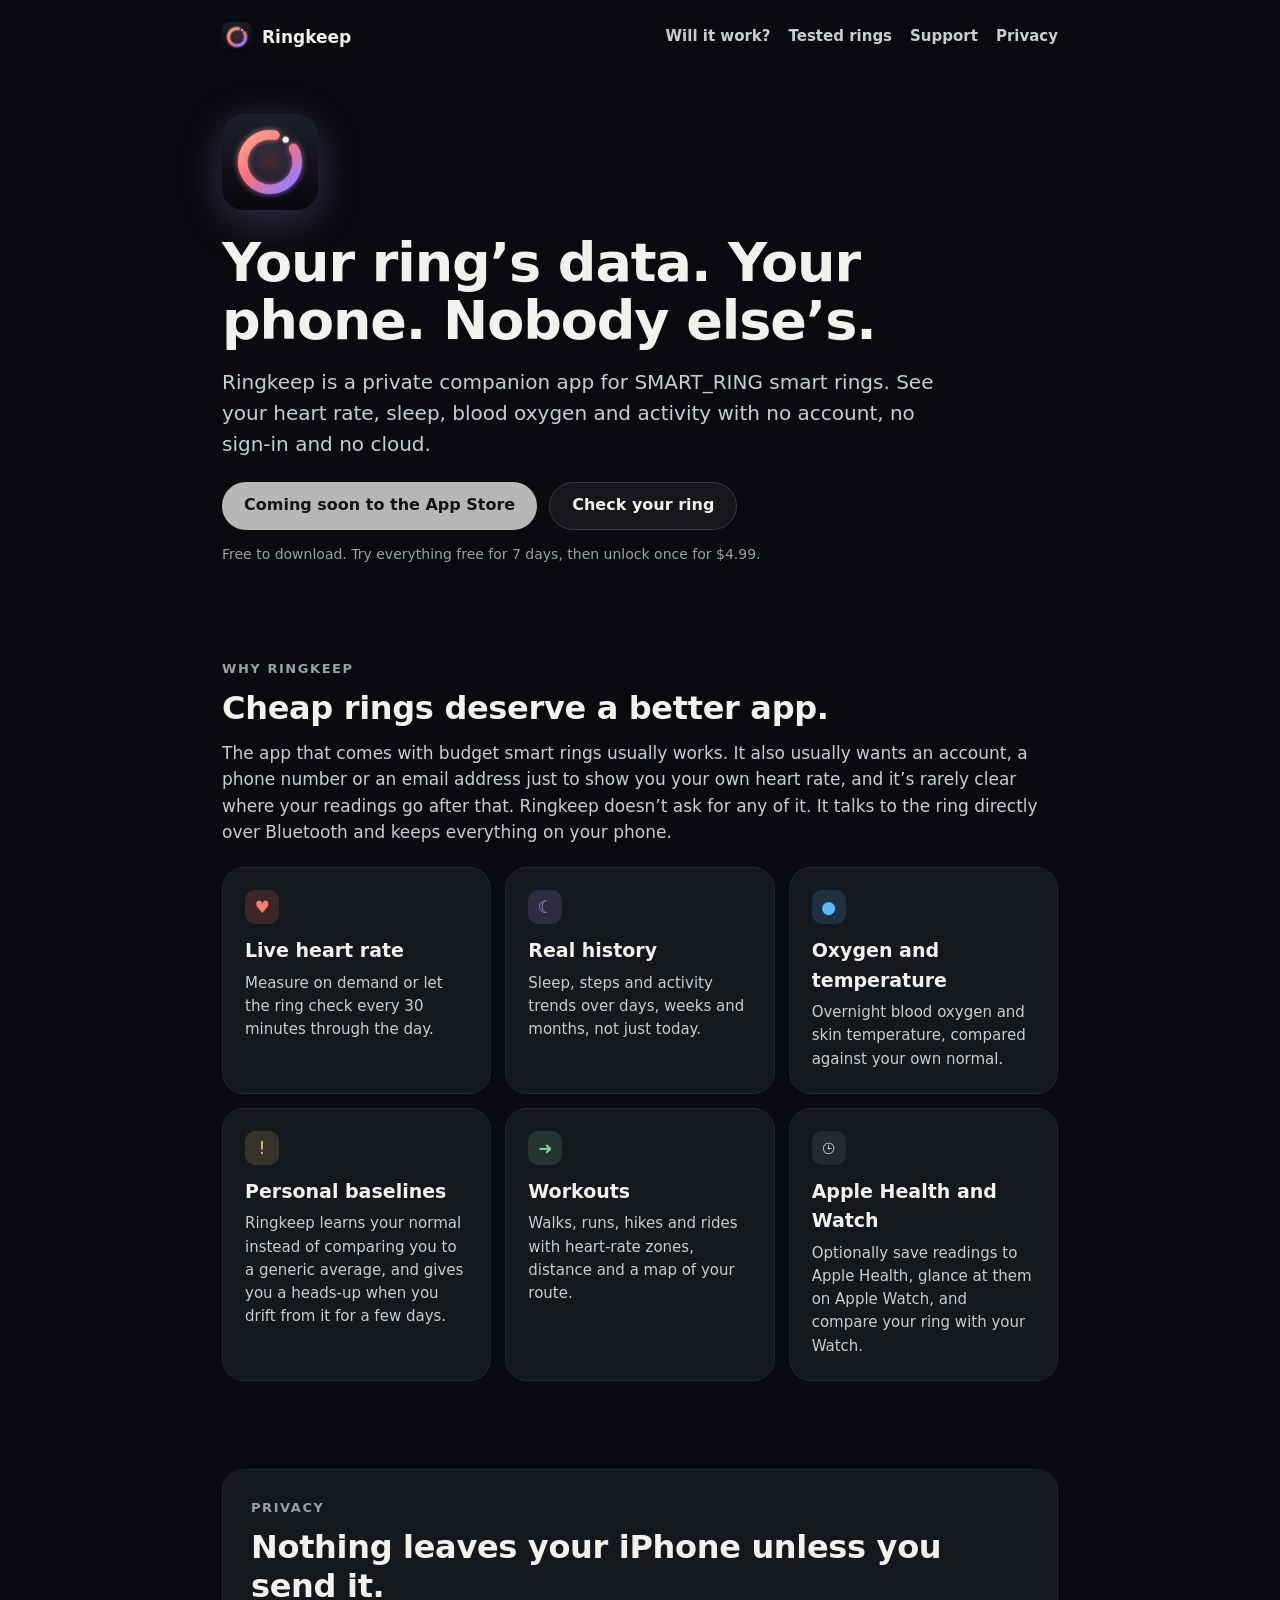
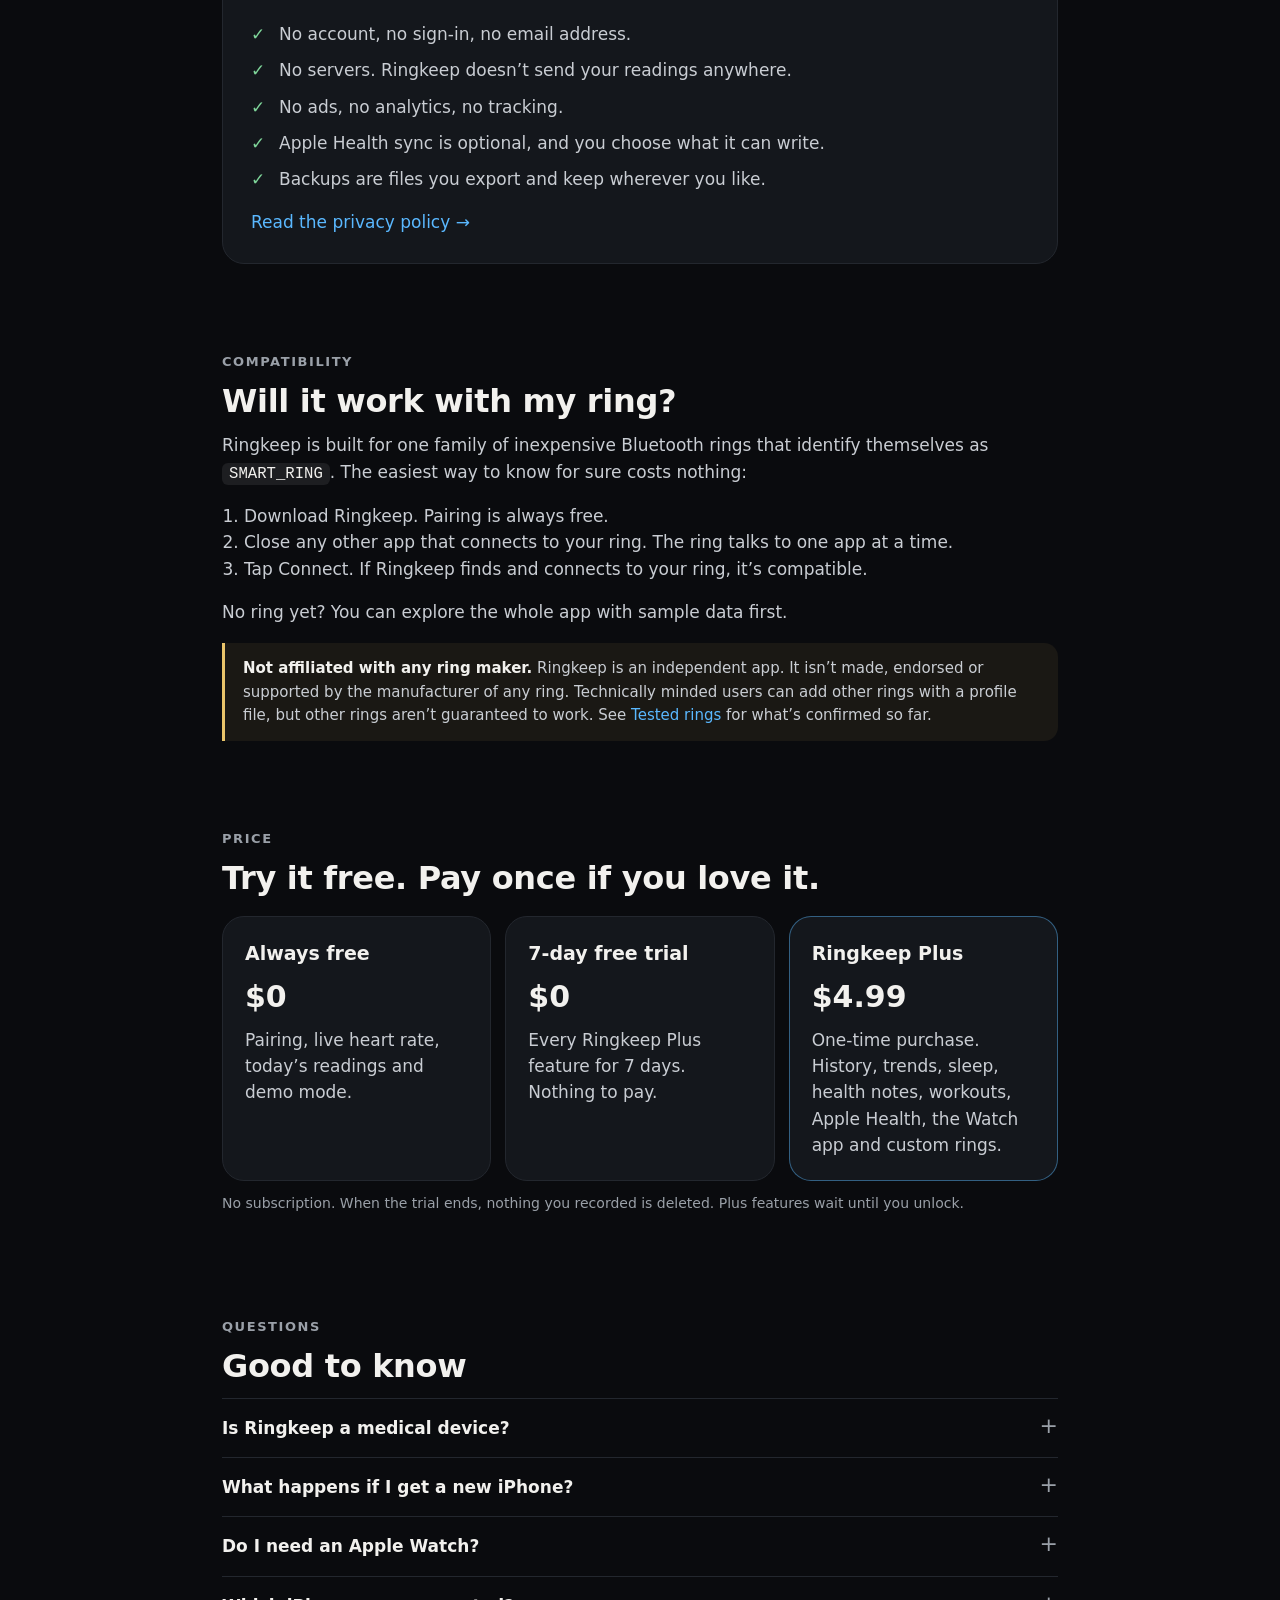
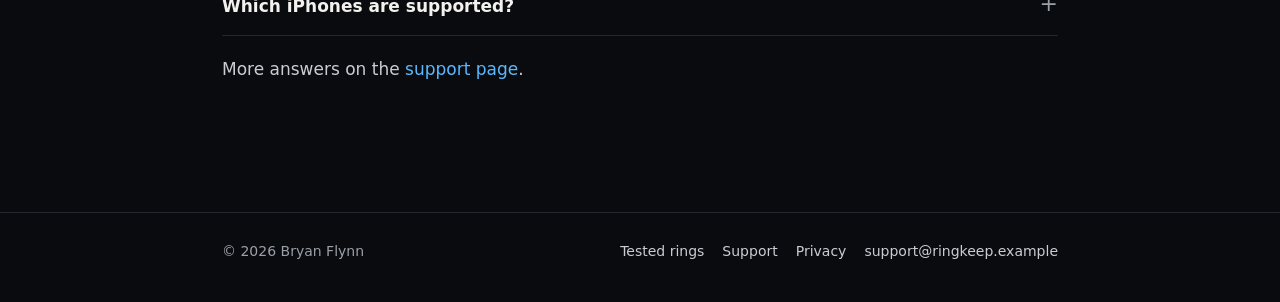
<file: index.html>
<!DOCTYPE html>
<html lang="en">
<head>
  <meta charset="utf-8">
  <meta name="viewport" content="width=device-width, initial-scale=1">
  <title>Ringkeep · Private smart ring app for iPhone</title>
  <meta name="description" content="A private iPhone app for SMART_RING smart rings. Heart rate, sleep, oxygen and activity, kept on your iPhone. No account, no cloud.">
  <link rel="icon" href="assets/favicon.png">
  <link rel="stylesheet" href="assets/style.css">
</head>
<body>
  <header class="site-header">
    <div class="wrap">
      <a class="brand" href="index.html"><img src="assets/ringkeep-icon.png" alt="">Ringkeep</a>
      <nav class="nav">
        <a href="#compatibility">Will it work?</a>
        <a href="tested-rings/index.html">Tested rings</a>
        <a href="support/index.html">Support</a>
        <a href="privacy/index.html">Privacy</a>
      </nav>
    </div>
  </header>

  <main class="wrap">
    <section class="hero">
      <img class="hero-icon" src="assets/ringkeep-icon.png" alt="Ringkeep app icon">
      <h1>Your ring’s data. Your phone. Nobody else’s.</h1>
      <p class="lede">Ringkeep is a private companion app for SMART_RING smart rings. See your heart rate, sleep, blood oxygen and activity with no account, no sign-in and no cloud.</p>
      <div class="actions">
        <a class="btn btn-primary" aria-disabled="true">Coming soon to the App Store</a>
        <a class="btn btn-secondary" href="#compatibility">Check your ring</a>
      </div>
      <p class="small" style="margin-top:14px">Free to download. Try everything free for 7 days, then unlock once for $4.99.</p>
    </section>

    <section>
      <p class="eyebrow">Why Ringkeep</p>
      <h2>Cheap rings deserve a better app.</h2>
      <p>The app that comes with budget smart rings usually works. It also usually wants an account, a phone number or an email address just to show you your own heart rate, and it’s rarely clear where your readings go after that. Ringkeep doesn’t ask for any of it. It talks to the ring directly over Bluetooth and keeps everything on your phone.</p>
      <div class="grid" style="margin-top:22px">
        <div class="card feature">
          <div class="dot" style="background:rgba(255,122,110,.16);color:var(--heart)">♥</div>
          <h3>Live heart rate</h3>
          <p>Measure on demand or let the ring check every 30 minutes through the day.</p>
        </div>
        <div class="card feature">
          <div class="dot" style="background:rgba(180,156,255,.16);color:var(--sleep)">☾</div>
          <h3>Real history</h3>
          <p>Sleep, steps and activity trends over days, weeks and months, not just today.</p>
        </div>
        <div class="card feature">
          <div class="dot" style="background:rgba(90,184,255,.16);color:var(--oxygen)">●</div>
          <h3>Oxygen and temperature</h3>
          <p>Overnight blood oxygen and skin temperature, compared against your own normal.</p>
        </div>
        <div class="card feature">
          <div class="dot" style="background:rgba(233,196,106,.16);color:var(--awake)">!</div>
          <h3>Personal baselines</h3>
          <p>Ringkeep learns your normal instead of comparing you to a generic average, and gives you a heads-up when you drift from it for a few days.</p>
        </div>
        <div class="card feature">
          <div class="dot" style="background:rgba(127,214,154,.16);color:var(--steps)">➜</div>
          <h3>Workouts</h3>
          <p>Walks, runs, hikes and rides with heart-rate zones, distance and a map of your route.</p>
        </div>
        <div class="card feature">
          <div class="dot" style="background:rgba(255,255,255,.08);color:var(--text)">⌚︎</div>
          <h3>Apple Health and Watch</h3>
          <p>Optionally save readings to Apple Health, glance at them on Apple Watch, and compare your ring with your Watch.</p>
        </div>
      </div>
    </section>

    <section>
      <div class="card" style="padding:28px">
        <p class="eyebrow">Privacy</p>
        <h2>Nothing leaves your iPhone unless you send it.</h2>
        <ul class="list" style="margin-top:16px">
          <li>No account, no sign-in, no email address.</li>
          <li>No servers. Ringkeep doesn’t send your readings anywhere.</li>
          <li>No ads, no analytics, no tracking.</li>
          <li>Apple Health sync is optional, and you choose what it can write.</li>
          <li>Backups are files you export and keep wherever you like.</li>
        </ul>
        <p style="margin:16px 0 0"><a href="privacy/index.html">Read the privacy policy →</a></p>
      </div>
    </section>

    <section id="compatibility">
      <p class="eyebrow">Compatibility</p>
      <h2>Will it work with my ring?</h2>
      <p>Ringkeep is built for one family of inexpensive Bluetooth rings that identify themselves as <code>SMART_RING</code>. The easiest way to know for sure costs nothing:</p>
      <ol style="color:var(--text2);padding-left:22px">
        <li>Download Ringkeep. Pairing is always free.</li>
        <li>Close any other app that connects to your ring. The ring talks to one app at a time.</li>
        <li>Tap Connect. If Ringkeep finds and connects to your ring, it’s compatible.</li>
      </ol>
      <p>No ring yet? You can explore the whole app with sample data first.</p>
      <div class="note" style="margin-top:18px">
        <strong>Not affiliated with any ring maker.</strong> Ringkeep is an independent app. It isn’t made, endorsed or supported by the manufacturer of any ring. Technically minded users can add other rings with a profile file, but other rings aren’t guaranteed to work. See <a href="tested-rings/index.html">Tested rings</a> for what’s confirmed so far.
      </div>
    </section>

    <section>
      <p class="eyebrow">Price</p>
      <h2>Try it free. Pay once if you love it.</h2>
      <div class="price" style="margin-top:18px">
        <div class="card">
          <h3>Always free</h3>
          <div class="amount">$0</div>
          <p style="margin:0">Pairing, live heart rate, today’s readings and demo mode.</p>
        </div>
        <div class="card">
          <h3>7-day free trial</h3>
          <div class="amount">$0</div>
          <p style="margin:0">Every Ringkeep Plus feature for 7 days. Nothing to pay.</p>
        </div>
        <div class="card" style="border-color:rgba(90,184,255,.45)">
          <h3>Ringkeep Plus</h3>
          <div class="amount">$4.99</div>
          <p style="margin:0">One-time purchase. History, trends, sleep, health notes, workouts, Apple Health, the Watch app and custom rings.</p>
        </div>
      </div>
      <p class="small" style="margin-top:12px">No subscription. When the trial ends, nothing you recorded is deleted. Plus features wait until you unlock.</p>
    </section>

    <section>
      <p class="eyebrow">Questions</p>
      <h2>Good to know</h2>
      <details>
        <summary>Is Ringkeep a medical device?</summary>
        <p>No. Ringkeep shows readings from your ring’s sensors, which aren’t medical-grade and can be off if the ring is loose. Health notes point out changes from your own normal. They aren’t a diagnosis. Check with a doctor before making any medical decision.</p>
      </details>
      <details>
        <summary>What happens if I get a new iPhone?</summary>
        <p>Export a backup from the Ring tab and save it in Files. On your new iPhone, choose Restore from file. Restoring merges, so nothing already on the phone is lost.</p>
      </details>
      <details>
        <summary>Do I need an Apple Watch?</summary>
        <p>No. The Watch app is a bonus if you have one. Everything works on iPhone alone.</p>
      </details>
      <details>
        <summary>Which iPhones are supported?</summary>
        <p>Any iPhone running iOS 17 or later.</p>
      </details>
      <p style="margin-top:20px">More answers on the <a href="support/index.html">support page</a>.</p>
    </section>
  </main>

  <footer class="site-footer">
    <div class="wrap">
      <span>© <span data-year>2026</span> Bryan Flynn</span>
      <nav>
        <a href="tested-rings/index.html">Tested rings</a>
        <a href="support/index.html">Support</a>
        <a href="privacy/index.html">Privacy</a>
        <a href="" data-email data-subject="Ringkeep"></a>
      </nav>
    </div>
  </footer>
  <script src="assets/site.js"></script>
</body>
</html>
</file>
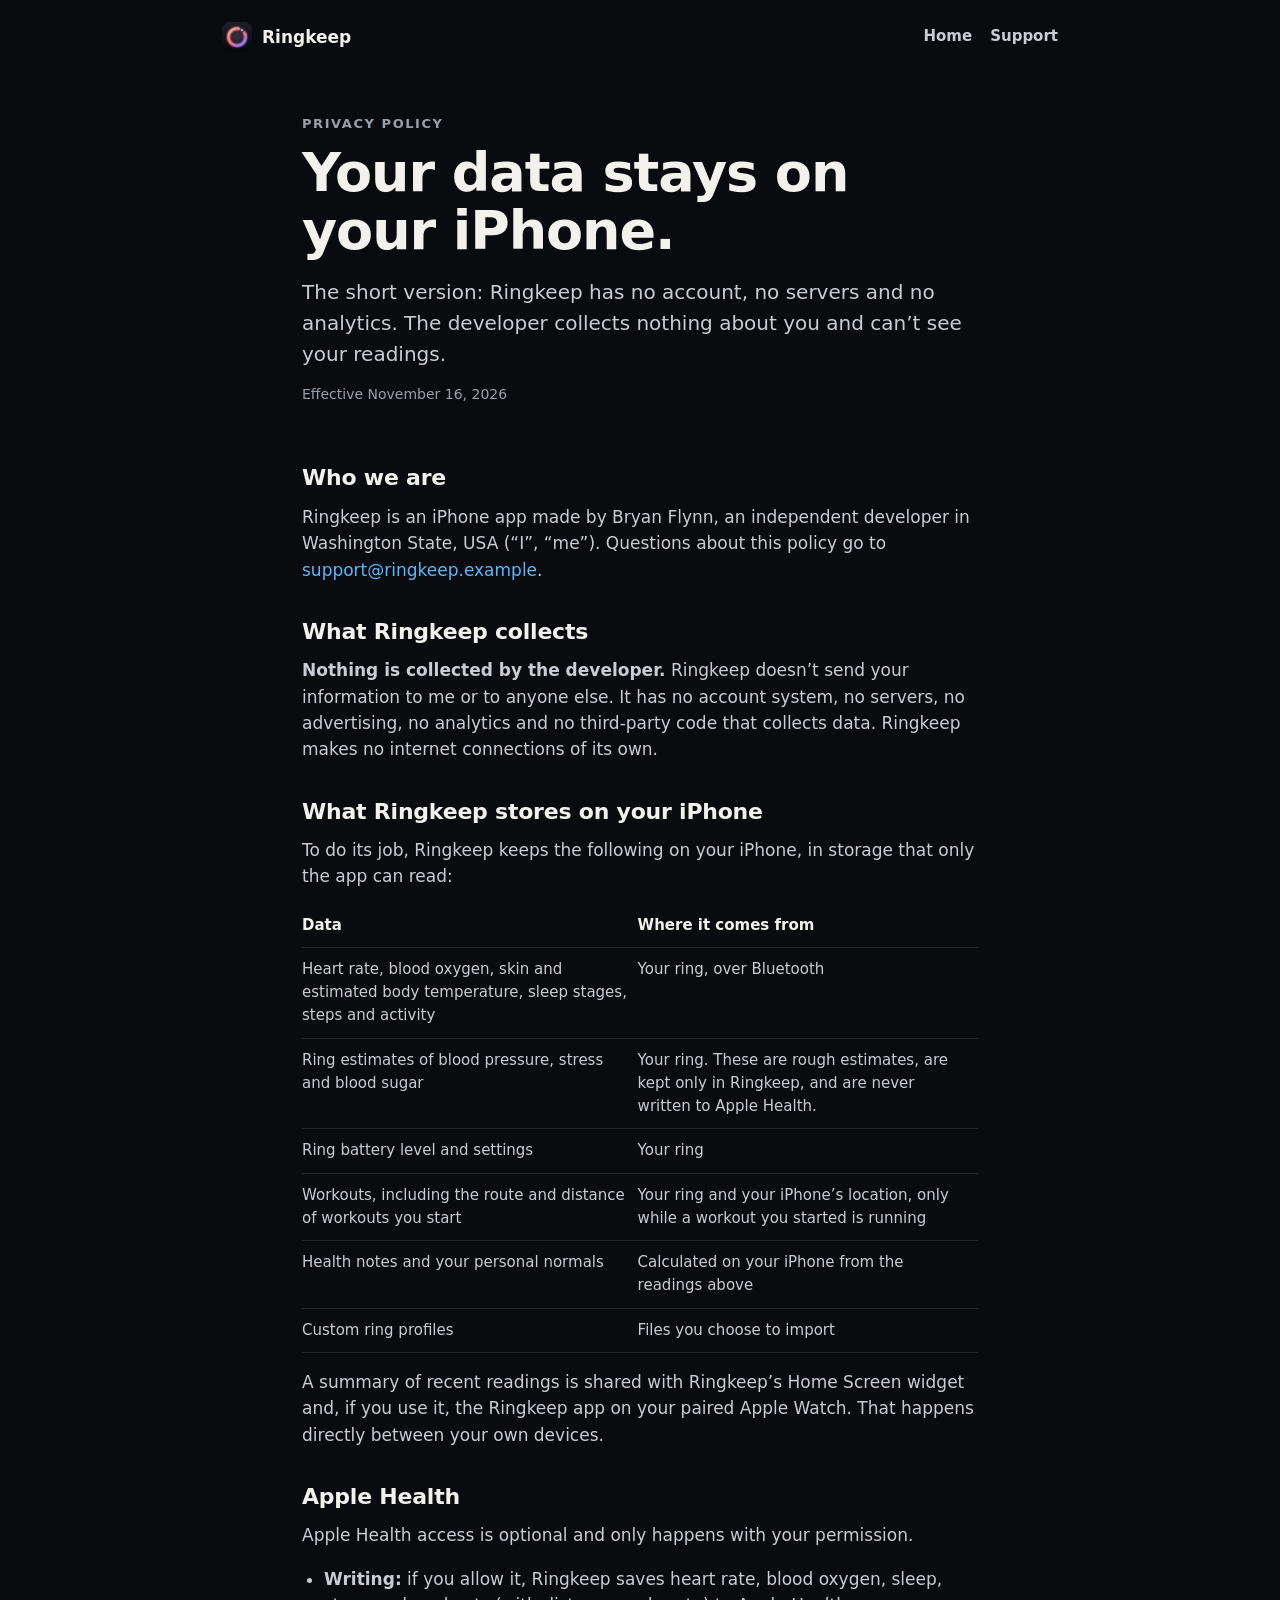
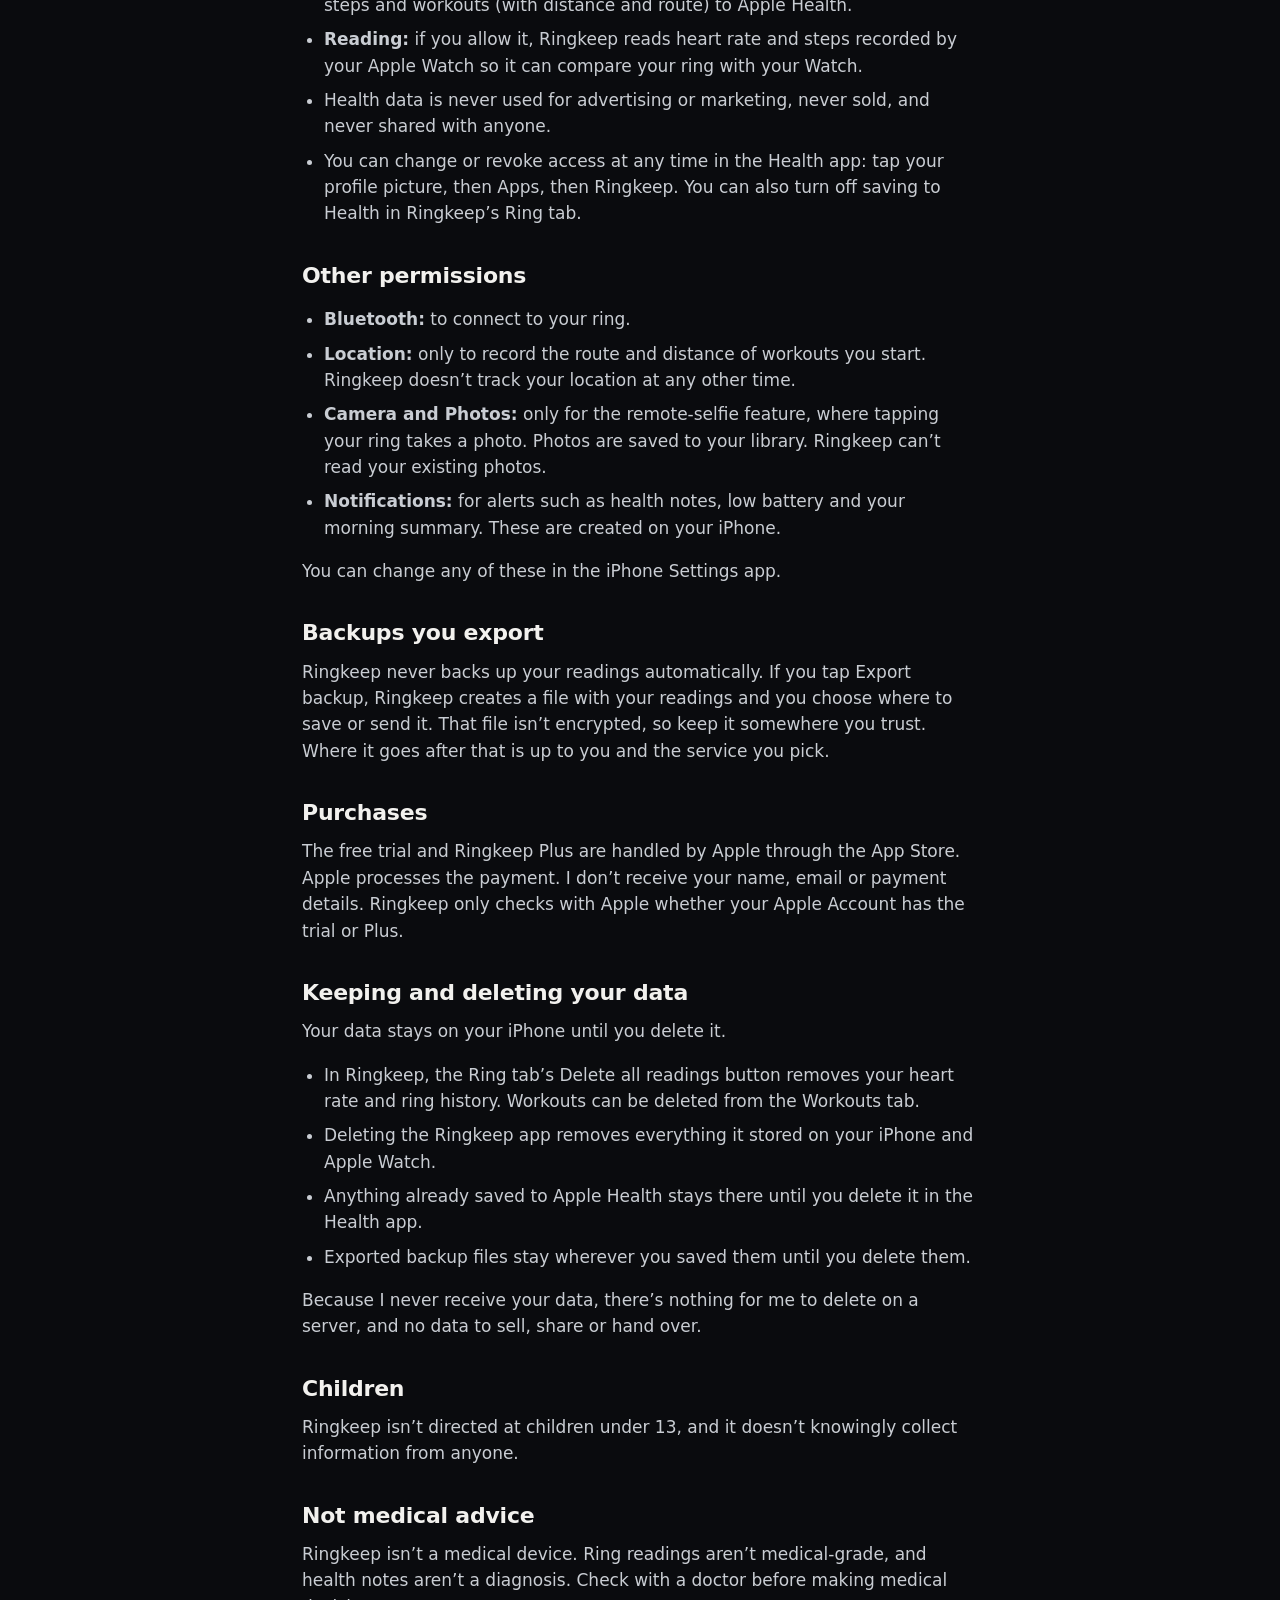
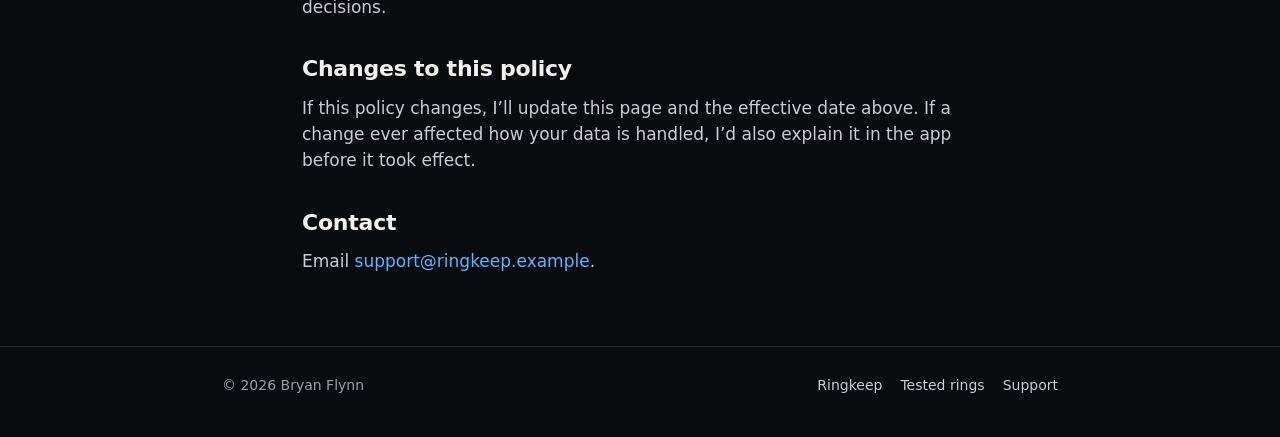
<file: privacy/index.html>
<!DOCTYPE html>
<html lang="en">
<head>
  <meta charset="utf-8">
  <meta name="viewport" content="width=device-width, initial-scale=1">
  <title>Ringkeep Privacy Policy</title>
  <meta name="description" content="Ringkeep collects no personal data. Your ring readings stay on your iPhone.">
  <link rel="icon" href="../assets/favicon.png">
  <link rel="stylesheet" href="../assets/style.css">
</head>
<body>
  <header class="site-header">
    <div class="wrap">
      <a class="brand" href="../index.html"><img src="../assets/ringkeep-icon.png" alt="">Ringkeep</a>
      <nav class="nav">
        <a href="../index.html">Home</a>
        <a href="../support/index.html">Support</a>
      </nav>
    </div>
  </header>

  <main class="wrap narrow legal">
    <section class="hero" style="padding-bottom:10px">
      <p class="eyebrow">Privacy policy</p>
      <h1>Your data stays on your iPhone.</h1>
      <p class="lede">The short version: Ringkeep has no account, no servers and no analytics. The developer collects nothing about you and can’t see your readings.</p>
      <p class="small">Effective November 16, 2026</p>
    </section>

    <h2>Who we are</h2>
    <p>Ringkeep is an iPhone app made by Bryan Flynn, an independent developer in Washington State, USA (“I”, “me”). Questions about this policy go to <a href="" data-email data-subject="Ringkeep privacy"></a>.</p>

    <h2>What Ringkeep collects</h2>
    <p><strong>Nothing is collected by the developer.</strong> Ringkeep doesn’t send your information to me or to anyone else. It has no account system, no servers, no advertising, no analytics and no third-party code that collects data. Ringkeep makes no internet connections of its own.</p>

    <h2>What Ringkeep stores on your iPhone</h2>
    <p>To do its job, Ringkeep keeps the following on your iPhone, in storage that only the app can read:</p>
    <table>
      <tr><th>Data</th><th>Where it comes from</th></tr>
      <tr><td>Heart rate, blood oxygen, skin and estimated body temperature, sleep stages, steps and activity</td><td>Your ring, over Bluetooth</td></tr>
      <tr><td>Ring estimates of blood pressure, stress and blood sugar</td><td>Your ring. These are rough estimates, are kept only in Ringkeep, and are never written to Apple Health.</td></tr>
      <tr><td>Ring battery level and settings</td><td>Your ring</td></tr>
      <tr><td>Workouts, including the route and distance of workouts you start</td><td>Your ring and your iPhone’s location, only while a workout you started is running</td></tr>
      <tr><td>Health notes and your personal normals</td><td>Calculated on your iPhone from the readings above</td></tr>
      <tr><td>Custom ring profiles</td><td>Files you choose to import</td></tr>
    </table>
    <p>A summary of recent readings is shared with Ringkeep’s Home Screen widget and, if you use it, the Ringkeep app on your paired Apple Watch. That happens directly between your own devices.</p>

    <h2>Apple Health</h2>
    <p>Apple Health access is optional and only happens with your permission.</p>
    <ul>
      <li><strong>Writing:</strong> if you allow it, Ringkeep saves heart rate, blood oxygen, sleep, steps and workouts (with distance and route) to Apple Health.</li>
      <li><strong>Reading:</strong> if you allow it, Ringkeep reads heart rate and steps recorded by your Apple Watch so it can compare your ring with your Watch.</li>
      <li>Health data is never used for advertising or marketing, never sold, and never shared with anyone.</li>
      <li>You can change or revoke access at any time in the Health app: tap your profile picture, then Apps, then Ringkeep. You can also turn off saving to Health in Ringkeep’s Ring tab.</li>
    </ul>

    <h2>Other permissions</h2>
    <ul>
      <li><strong>Bluetooth:</strong> to connect to your ring.</li>
      <li><strong>Location:</strong> only to record the route and distance of workouts you start. Ringkeep doesn’t track your location at any other time.</li>
      <li><strong>Camera and Photos:</strong> only for the remote-selfie feature, where tapping your ring takes a photo. Photos are saved to your library. Ringkeep can’t read your existing photos.</li>
      <li><strong>Notifications:</strong> for alerts such as health notes, low battery and your morning summary. These are created on your iPhone.</li>
    </ul>
    <p>You can change any of these in the iPhone Settings app.</p>

    <h2>Backups you export</h2>
    <p>Ringkeep never backs up your readings automatically. If you tap Export backup, Ringkeep creates a file with your readings and you choose where to save or send it. That file isn’t encrypted, so keep it somewhere you trust. Where it goes after that is up to you and the service you pick.</p>

    <h2>Purchases</h2>
    <p>The free trial and Ringkeep Plus are handled by Apple through the App Store. Apple processes the payment. I don’t receive your name, email or payment details. Ringkeep only checks with Apple whether your Apple Account has the trial or Plus.</p>

    <h2>Keeping and deleting your data</h2>
    <p>Your data stays on your iPhone until you delete it.</p>
    <ul>
      <li>In Ringkeep, the Ring tab’s Delete all readings button removes your heart rate and ring history. Workouts can be deleted from the Workouts tab.</li>
      <li>Deleting the Ringkeep app removes everything it stored on your iPhone and Apple Watch.</li>
      <li>Anything already saved to Apple Health stays there until you delete it in the Health app.</li>
      <li>Exported backup files stay wherever you saved them until you delete them.</li>
    </ul>
    <p>Because I never receive your data, there’s nothing for me to delete on a server, and no data to sell, share or hand over.</p>

    <h2>Children</h2>
    <p>Ringkeep isn’t directed at children under 13, and it doesn’t knowingly collect information from anyone.</p>

    <h2>Not medical advice</h2>
    <p>Ringkeep isn’t a medical device. Ring readings aren’t medical-grade, and health notes aren’t a diagnosis. Check with a doctor before making medical decisions.</p>

    <h2>Changes to this policy</h2>
    <p>If this policy changes, I’ll update this page and the effective date above. If a change ever affected how your data is handled, I’d also explain it in the app before it took effect.</p>

    <h2>Contact</h2>
    <p>Email <a href="" data-email data-subject="Ringkeep privacy"></a>.</p>
  </main>

  <footer class="site-footer">
    <div class="wrap">
      <span>© <span data-year>2026</span> Bryan Flynn</span>
      <nav>
        <a href="../index.html">Ringkeep</a>
        <a href="../tested-rings/index.html">Tested rings</a>
        <a href="../support/index.html">Support</a>
      </nav>
    </div>
  </footer>
  <script src="../assets/site.js"></script>
</body>
</html>
</file>
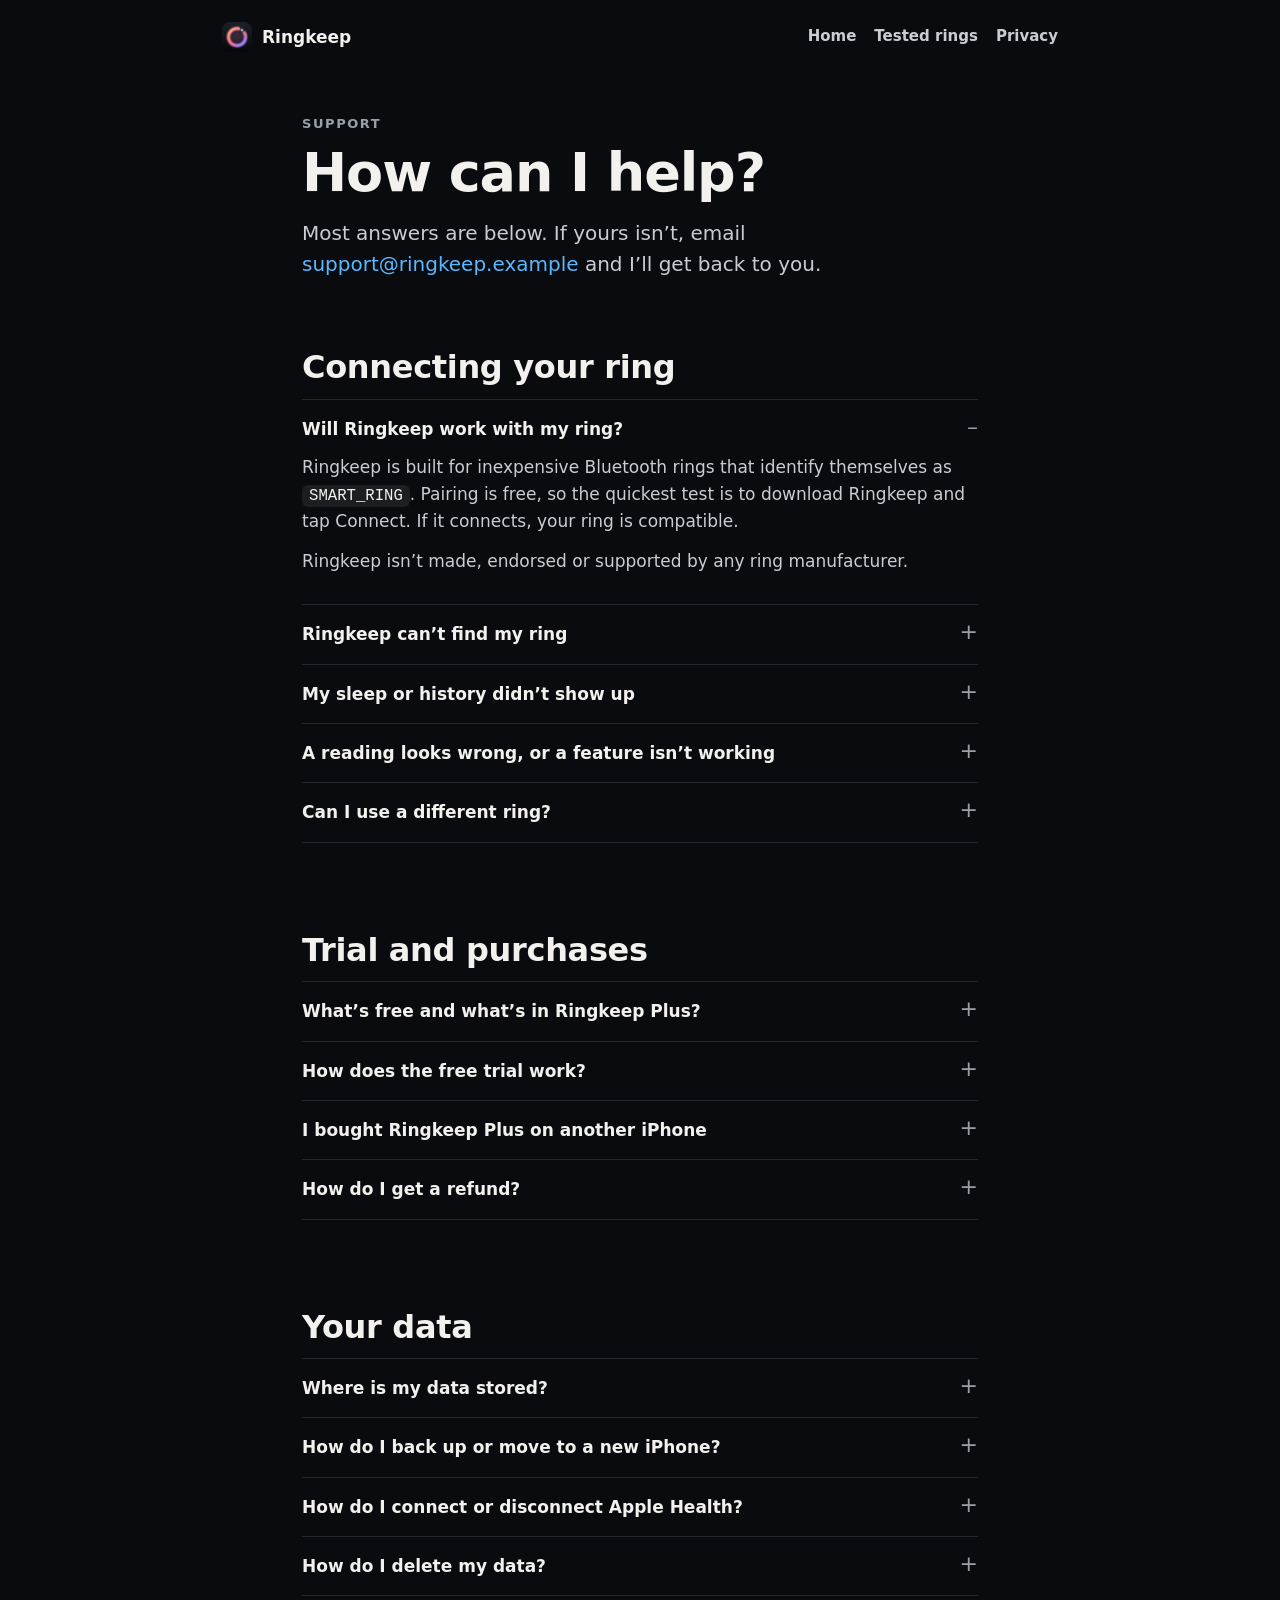
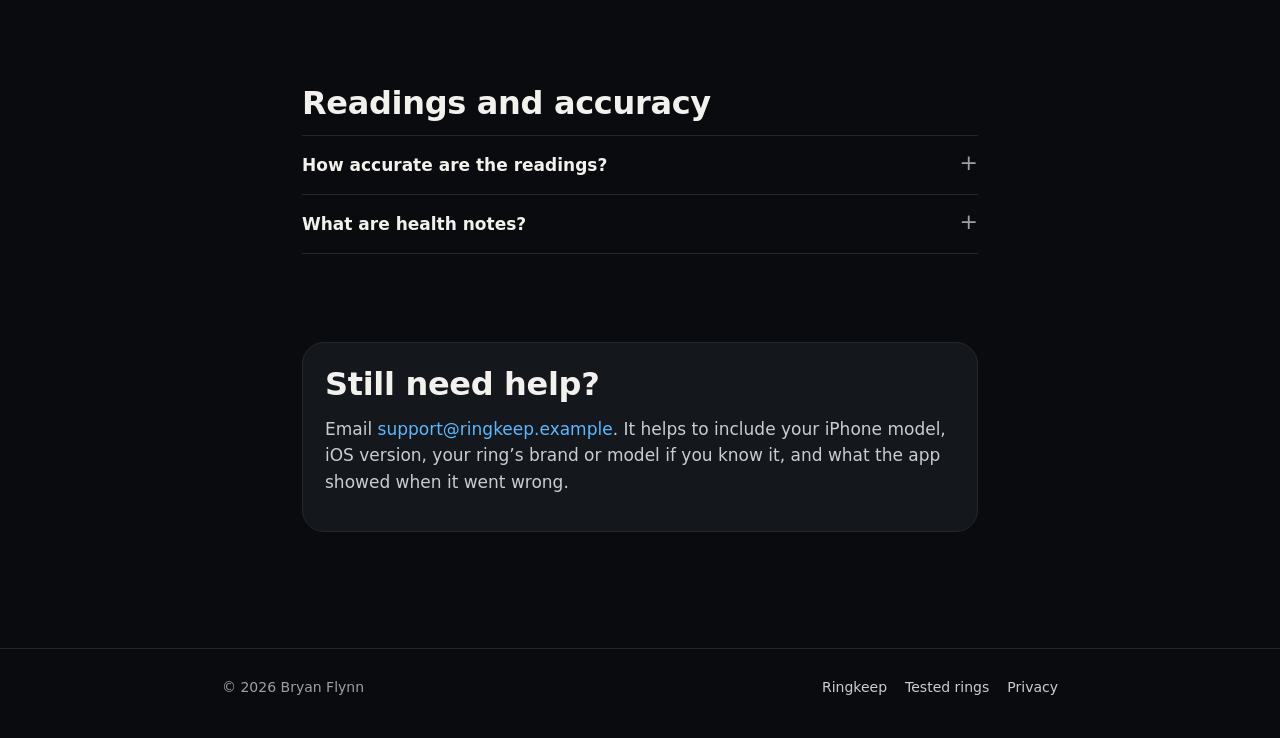
<file: support/index.html>
<!DOCTYPE html>
<html lang="en">
<head>
  <meta charset="utf-8">
  <meta name="viewport" content="width=device-width, initial-scale=1">
  <title>Ringkeep Support</title>
  <meta name="description" content="Help with pairing, the free trial, restoring purchases, backups and Apple Health in Ringkeep.">
  <link rel="icon" href="../assets/favicon.png">
  <link rel="stylesheet" href="../assets/style.css">
</head>
<body>
  <header class="site-header">
    <div class="wrap">
      <a class="brand" href="../index.html"><img src="../assets/ringkeep-icon.png" alt="">Ringkeep</a>
      <nav class="nav">
        <a href="../index.html">Home</a>
        <a href="../tested-rings/index.html">Tested rings</a>
        <a href="../privacy/index.html">Privacy</a>
      </nav>
    </div>
  </header>

  <main class="wrap narrow">
    <section class="hero" style="padding-bottom:10px">
      <p class="eyebrow">Support</p>
      <h1>How can I help?</h1>
      <p class="lede">Most answers are below. If yours isn’t, email <a href="" data-email data-subject="Ringkeep help"></a> and I’ll get back to you.</p>
    </section>

    <section>
      <h2>Connecting your ring</h2>
      <details open>
        <summary>Will Ringkeep work with my ring?</summary>
        <p>Ringkeep is built for inexpensive Bluetooth rings that identify themselves as <code>SMART_RING</code>. Pairing is free, so the quickest test is to download Ringkeep and tap Connect. If it connects, your ring is compatible.</p>
        <p>Ringkeep isn’t made, endorsed or supported by any ring manufacturer.</p>
      </details>
      <details>
        <summary>Ringkeep can’t find my ring</summary>
        <ol>
          <li>Close any other app that connects to your ring, including the app that came with it. The ring talks to one app at a time.</li>
          <li>Make sure Bluetooth is on and Ringkeep is allowed to use it: Settings › Privacy &amp; Security › Bluetooth.</li>
          <li>If it keeps saying it’s looking for your ring, turn Bluetooth off and on in Settings, then reopen Ringkeep.</li>
          <li>Charge the ring for a few minutes and keep it close to your iPhone.</li>
          <li>In Ringkeep, open the Ring tab and tap Connect again.</li>
          <li>Still stuck? Restart your iPhone and try once more.</li>
        </ol>
      </details>
      <details>
        <summary>My sleep or history didn’t show up</summary>
        <p>The ring stores readings and hands them over when Ringkeep connects. Open Ringkeep in the morning with the ring nearby and give it a minute to sync. Sleep appears after you’ve worn the ring overnight.</p>
      </details>
      <details>
        <summary>A reading looks wrong, or a feature isn’t working</summary>
        <p>Make sure the ring fits snugly and has some charge. If you’re using a different ring added with a profile file, some readings may not be supported yet. See <a href="../tested-rings/index.html">Tested rings</a>. Still wrong? Email <a href="" data-email data-subject="Ringkeep reading issue"></a> with your ring’s brand or model if you know it, and what the app showed.</p>
      </details>
      <details>
        <summary>Can I use a different ring?</summary>
        <p>If you’re technically minded, you can add a ring with a profile file that describes its Bluetooth signals. Open the Ring tab › Custom rings › How to add a ring for a step-by-step guide using a free Bluetooth inspector app, no coding needed. Custom rings support battery, heart rate, temperature and oxygen, but not sleep or step history, and they need Ringkeep Plus or the trial. Other rings aren’t guaranteed to work. See <a href="../tested-rings/index.html">Tested rings</a> for what’s confirmed.</p>
      </details>
    </section>

    <section>
      <h2>Trial and purchases</h2>
      <details>
        <summary>What’s free and what’s in Ringkeep Plus?</summary>
        <p><strong>Always free:</strong> pairing, live heart rate, today’s readings and demo mode.</p>
        <p><strong>Ringkeep Plus ($4.99, one time):</strong> history and trends, sleep history, health notes, workouts, Apple Health sync, the Apple Watch app, Ring vs Watch and custom ring profiles.</p>
      </details>
      <details>
        <summary>How does the free trial work?</summary>
        <p>Tap Start 7-day free trial on any Plus screen. Everything is unlocked for 7 days and there’s nothing to pay. When the trial ends, the Plus features lock until you unlock Ringkeep Plus. Nothing you recorded is deleted. Each Apple Account gets one trial.</p>
      </details>
      <details>
        <summary>I bought Ringkeep Plus on another iPhone</summary>
        <p>Open any Plus screen, or the Ringkeep Plus card on the Ring tab, and tap Restore Purchases. Make sure you’re signed in with the same Apple Account you used to buy it.</p>
      </details>
      <details>
        <summary>How do I get a refund?</summary>
        <p>Purchases are handled by Apple. You can request a refund at <a href="https://reportaproblem.apple.com">reportaproblem.apple.com</a>.</p>
      </details>
    </section>

    <section>
      <h2>Your data</h2>
      <details>
        <summary>Where is my data stored?</summary>
        <p>Only on your iPhone, and on your Apple Watch if you use the Watch app. Ringkeep has no account and no servers. If you turn on Apple Health sync, the readings you allow are also saved to Apple Health. See the <a href="../privacy/index.html">privacy policy</a> for details.</p>
      </details>
      <details>
        <summary>How do I back up or move to a new iPhone?</summary>
        <ol>
          <li>On the Ring tab, tap Export backup and save the file in Files (or anywhere you like).</li>
          <li>On your new iPhone, install Ringkeep, open the Ring tab and tap Restore from file.</li>
        </ol>
        <p>Restoring merges, so nothing already on the phone is lost. Export now and then so your backup stays current.</p>
      </details>
      <details>
        <summary>How do I connect or disconnect Apple Health?</summary>
        <p>Ringkeep asks the first time it runs. To change it later, open the Health app, tap your profile picture, then Apps › Ringkeep. You can also turn off saving to Health in Ringkeep’s Ring tab.</p>
      </details>
      <details>
        <summary>How do I delete my data?</summary>
        <p>On the Ring tab, tap Delete all readings. Workouts can be deleted from the Workouts tab. Deleting the app removes everything Ringkeep stored. Readings already saved to Apple Health stay there until you remove them in the Health app.</p>
      </details>
    </section>

    <section>
      <h2>Readings and accuracy</h2>
      <details>
        <summary>How accurate are the readings?</summary>
        <p>Ringkeep shows what your ring measures. Budget ring sensors aren’t medical-grade, and readings can be off if the ring is loose or moving. A snug fit on a finger you don’t use much helps.</p>
      </details>
      <details>
        <summary>What are health notes?</summary>
        <p>After about 14 days, Ringkeep learns your normal resting heart rate, overnight oxygen, temperature and sleep. If one drifts outside your normal for a few days, you’ll see a note. Notes aren’t a diagnosis. If something keeps happening or you feel unwell, check with a doctor.</p>
      </details>
    </section>

    <section>
      <div class="card">
        <h2>Still need help?</h2>
        <p>Email <a href="" data-email data-subject="Ringkeep help"></a>. It helps to include your iPhone model, iOS version, your ring’s brand or model if you know it, and what the app showed when it went wrong.</p>
      </div>
    </section>
  </main>

  <footer class="site-footer">
    <div class="wrap">
      <span>© <span data-year>2026</span> Bryan Flynn</span>
      <nav>
        <a href="../index.html">Ringkeep</a>
        <a href="../tested-rings/index.html">Tested rings</a>
        <a href="../privacy/index.html">Privacy</a>
      </nav>
    </div>
  </footer>
  <script src="../assets/site.js"></script>
</body>
</html>
</file>
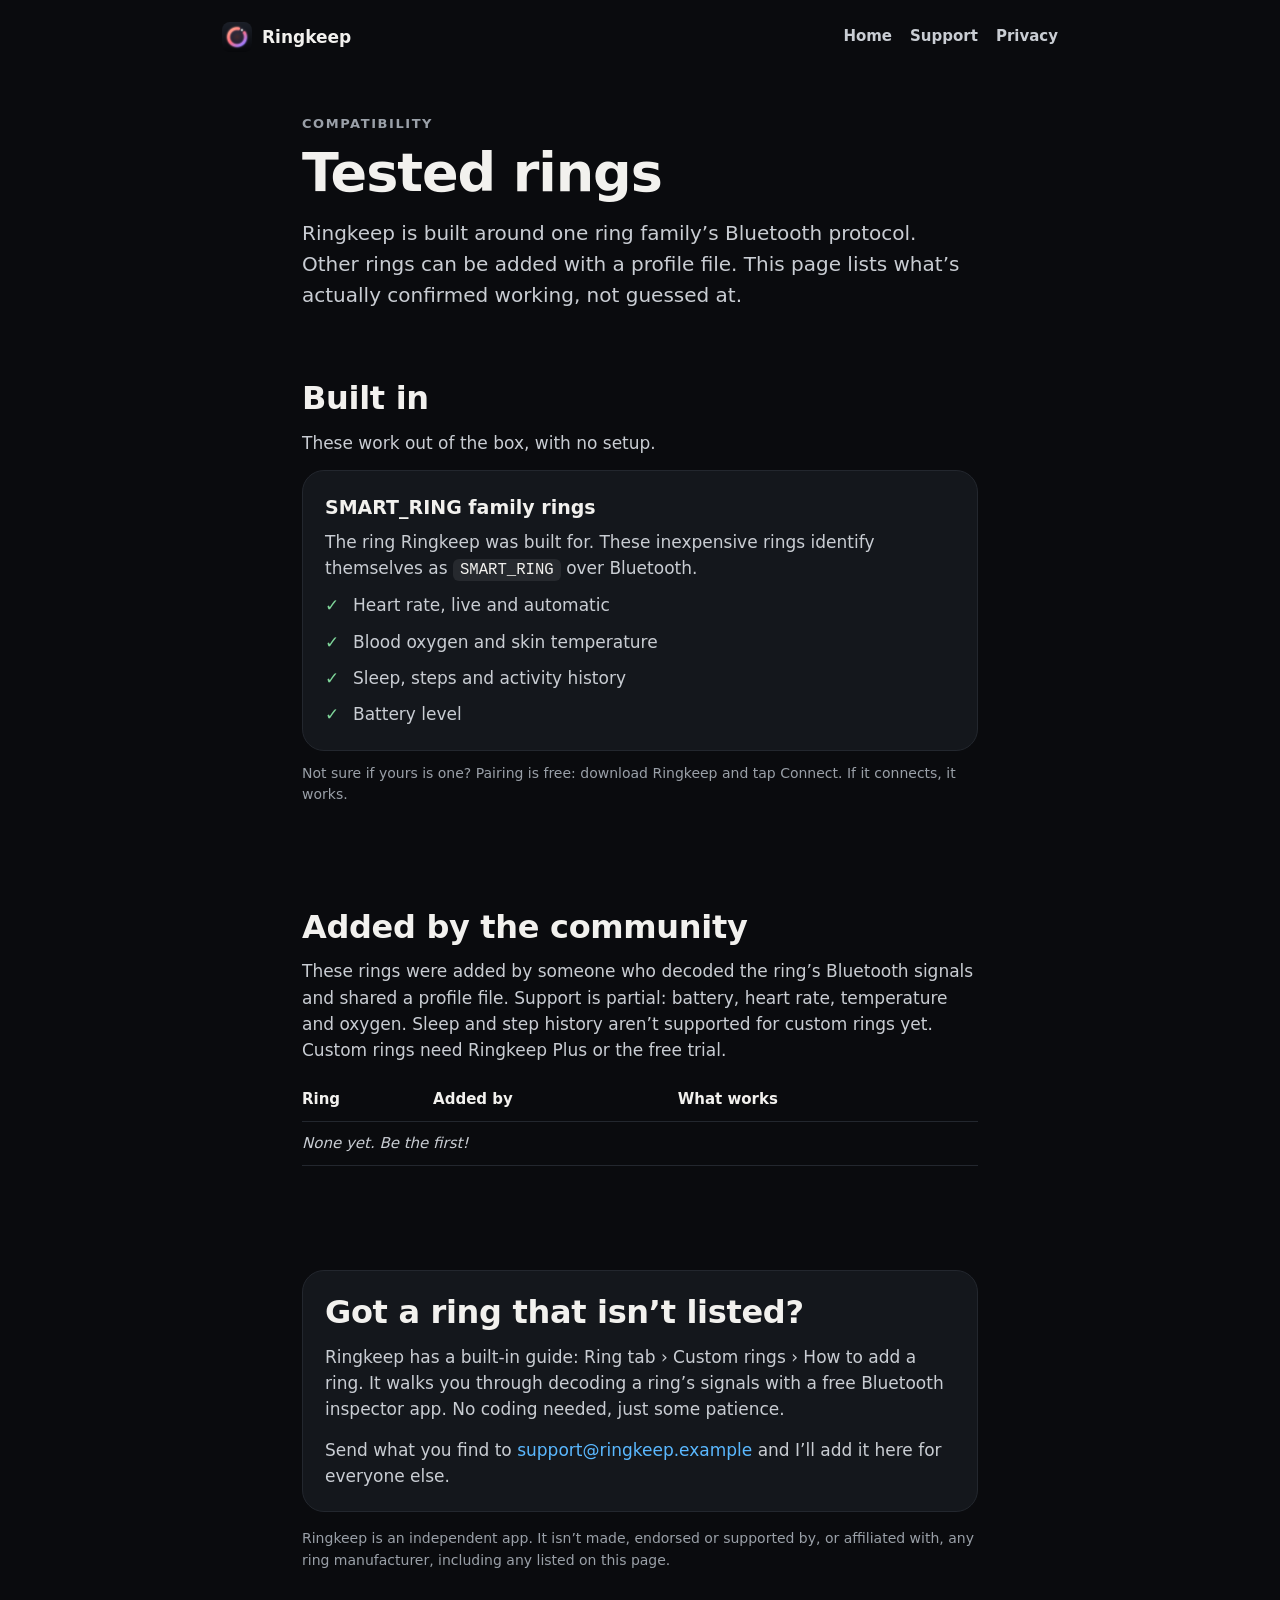
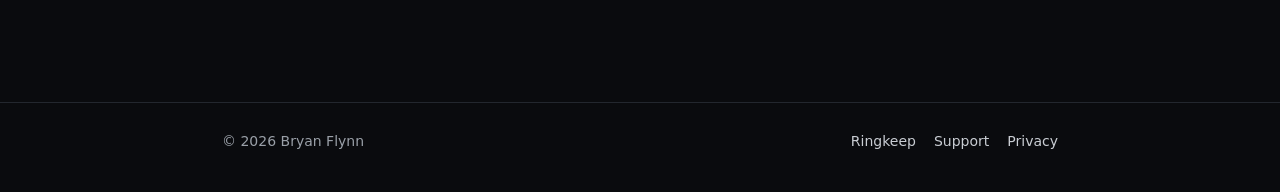
<file: tested-rings/index.html>
<!DOCTYPE html>
<html lang="en">
<head>
  <meta charset="utf-8">
  <meta name="viewport" content="width=device-width, initial-scale=1">
  <title>Tested Rings · Ringkeep</title>
  <meta name="description" content="Which smart rings are confirmed to work with Ringkeep, built in or added by the community.">
  <link rel="icon" href="../assets/favicon.png">
  <link rel="stylesheet" href="../assets/style.css">
</head>
<body>
  <header class="site-header">
    <div class="wrap">
      <a class="brand" href="../index.html"><img src="../assets/ringkeep-icon.png" alt="">Ringkeep</a>
      <nav class="nav">
        <a href="../index.html">Home</a>
        <a href="../support/index.html">Support</a>
        <a href="../privacy/index.html">Privacy</a>
      </nav>
    </div>
  </header>

  <main class="wrap narrow">
    <section class="hero" style="padding-bottom:10px">
      <p class="eyebrow">Compatibility</p>
      <h1>Tested rings</h1>
      <p class="lede">Ringkeep is built around one ring family’s Bluetooth protocol. Other rings can be added with a profile file. This page lists what’s actually confirmed working, not guessed at.</p>
    </section>

    <section>
      <h2>Built in</h2>
      <p>These work out of the box, with no setup.</p>
      <div class="card">
        <h3>SMART_RING family rings</h3>
        <p style="margin-bottom:10px">The ring Ringkeep was built for. These inexpensive rings identify themselves as <code>SMART_RING</code> over Bluetooth.</p>
        <ul class="list">
          <li>Heart rate, live and automatic</li>
          <li>Blood oxygen and skin temperature</li>
          <li>Sleep, steps and activity history</li>
          <li>Battery level</li>
        </ul>
      </div>
      <p class="small" style="margin-top:12px">Not sure if yours is one? Pairing is free: download Ringkeep and tap Connect. If it connects, it works.</p>
    </section>

    <section>
      <h2>Added by the community</h2>
      <p>These rings were added by someone who decoded the ring’s Bluetooth signals and shared a profile file. Support is partial: battery, heart rate, temperature and oxygen. Sleep and step history aren’t supported for custom rings yet. Custom rings need Ringkeep Plus or the free trial.</p>
      <div class="legal">
        <table>
          <tr><th>Ring</th><th>Added by</th><th>What works</th></tr>
          <tr><td colspan="3"><em>None yet. Be the first!</em></td></tr>
        </table>
      </div>
    </section>

    <section>
      <div class="card">
        <h2>Got a ring that isn’t listed?</h2>
        <p>Ringkeep has a built-in guide: Ring tab › Custom rings › How to add a ring. It walks you through decoding a ring’s signals with a free Bluetooth inspector app. No coding needed, just some patience.</p>
        <p style="margin:0">Send what you find to <a href="" data-email data-subject="Ringkeep ring profile"></a> and I’ll add it here for everyone else.</p>
      </div>
      <p class="small" style="margin-top:16px">Ringkeep is an independent app. It isn’t made, endorsed or supported by, or affiliated with, any ring manufacturer, including any listed on this page.</p>
    </section>
  </main>

  <footer class="site-footer">
    <div class="wrap">
      <span>© <span data-year>2026</span> Bryan Flynn</span>
      <nav>
        <a href="../index.html">Ringkeep</a>
        <a href="../support/index.html">Support</a>
        <a href="../privacy/index.html">Privacy</a>
      </nav>
    </div>
  </footer>
  <script src="../assets/site.js"></script>
</body>
</html>
</file>
<file: assets/style.css>
:root {
  --bg: #0A0B0E;
  --card: #14171C;
  --border: #23272E;
  --text: #F2F1EE;
  --text2: #C9CDD3;
  --text3: #9AA0A8;
  --heart: #FF7A6E;
  --oxygen: #5AB8FF;
  --sleep: #B49CFF;
  --steps: #7FD69A;
  --awake: #E9C46A;
  --radius: 22px;
  --font: ui-rounded, "SF Pro Rounded", -apple-system, BlinkMacSystemFont, "Segoe UI", system-ui, sans-serif;
}

* { box-sizing: border-box; }
html { -webkit-text-size-adjust: 100%; }
body {
  margin: 0;
  background: var(--bg);
  color: var(--text);
  font-family: var(--font);
  font-size: 17px;
  line-height: 1.55;
}
a { color: var(--oxygen); text-decoration: none; }
a:hover { text-decoration: underline; }
img { max-width: 100%; display: block; }

.wrap { max-width: 880px; margin: 0 auto; padding: 0 22px; }
.narrow { max-width: 720px; }

/* Header and footer */
.site-header { padding: 22px 0; }
.site-header .wrap { display: flex; align-items: center; justify-content: space-between; gap: 16px; }
.brand { display: flex; align-items: center; gap: 10px; color: var(--text); font-weight: 800; }
.brand img { width: 30px; height: 30px; border-radius: 8px; }
.nav { display: flex; gap: 18px; font-size: 15px; font-weight: 600; flex-wrap: wrap; }
.nav a { color: var(--text2); }
.site-footer { border-top: 1px solid var(--border); margin-top: 72px; padding: 28px 0 40px; color: var(--text3); font-size: 14px; }
.site-footer .wrap { display: flex; flex-wrap: wrap; gap: 10px 24px; justify-content: space-between; }
.site-footer nav { display: flex; gap: 18px; flex-wrap: wrap; }
.site-footer a { color: var(--text2); }

/* Type */
h1 { font-size: clamp(34px, 6vw, 54px); line-height: 1.08; margin: 0 0 16px; letter-spacing: -0.02em; font-weight: 800; }
h2 { font-size: clamp(24px, 3.6vw, 32px); line-height: 1.2; margin: 0 0 12px; letter-spacing: -0.01em; font-weight: 800; }
h3 { font-size: 19px; margin: 0 0 6px; font-weight: 800; }
p { margin: 0 0 14px; color: var(--text2); }
.lede { font-size: 20px; color: var(--text2); max-width: 36em; }
.eyebrow { text-transform: uppercase; letter-spacing: 0.12em; font-size: 13px; font-weight: 800; color: var(--text3); margin-bottom: 10px; }
.small { font-size: 14px; color: var(--text3); }

/* Sections */
section { padding: 44px 0; }
.hero { padding: 40px 0 36px; }
.hero-icon { width: 96px; height: 96px; border-radius: 22px; margin-bottom: 24px; box-shadow: 0 10px 40px rgba(180, 156, 255, 0.25); }

.card {
  background: var(--card);
  border: 1px solid var(--border);
  border-radius: var(--radius);
  padding: 22px;
}
.grid { display: grid; gap: 14px; grid-template-columns: repeat(auto-fit, minmax(240px, 1fr)); }
.feature .dot { width: 34px; height: 34px; border-radius: 10px; display: grid; place-items: center; margin-bottom: 12px; font-size: 17px; }
.feature p { margin: 0; font-size: 15px; }

.list { list-style: none; padding: 0; margin: 0; display: grid; gap: 10px; }
.list li { padding-left: 28px; position: relative; color: var(--text2); }
.list li::before { content: "✓"; position: absolute; left: 0; color: var(--steps); font-weight: 800; }

/* Buttons */
.actions { display: flex; flex-wrap: wrap; gap: 12px; margin-top: 22px; align-items: center; }
.btn {
  display: inline-flex; align-items: center; justify-content: center; gap: 8px;
  min-height: 48px; padding: 0 22px; border-radius: 999px;
  font-weight: 800; font-size: 16px; text-decoration: none !important;
}
.btn-primary { background: var(--text); color: var(--card); }
.btn-secondary { border: 1px solid #343943; color: var(--text); background: rgba(255,255,255,0.05); }
.btn[aria-disabled="true"] { opacity: 0.75; cursor: default; }

/* Callouts */
.note { border-left: 3px solid var(--awake); padding: 14px 18px; background: rgba(233, 196, 106, 0.07); border-radius: 0 14px 14px 0; color: var(--text2); font-size: 15px; }
.note strong { color: var(--text); }
code { font-family: ui-monospace, "SF Mono", Menlo, monospace; background: rgba(255,255,255,0.08); padding: 2px 7px; border-radius: 6px; font-size: 0.92em; color: var(--text); }

/* Price */
.price { display: grid; gap: 14px; grid-template-columns: repeat(auto-fit, minmax(200px, 1fr)); }
.price .amount { font-size: 30px; font-weight: 800; color: var(--text); margin: 4px 0 6px; }

/* FAQ */
details { border-bottom: 1px solid var(--border); padding: 16px 0; }
details:first-of-type { border-top: 1px solid var(--border); }
summary { cursor: pointer; font-weight: 800; font-size: 17px; list-style: none; display: flex; justify-content: space-between; gap: 12px; }
summary::-webkit-details-marker { display: none; }
summary::after { content: "+"; color: var(--text3); font-weight: 400; font-size: 22px; line-height: 1; }
details[open] summary::after { content: "–"; }
details p, details ol, details ul { margin-top: 12px; color: var(--text2); }
details ol, details ul { padding-left: 22px; }
details li { margin-bottom: 6px; }

/* Legal pages */
.legal h2 { font-size: 22px; margin-top: 36px; }
.legal ul { color: var(--text2); padding-left: 22px; }
.legal li { margin-bottom: 8px; }
.legal table { width: 100%; border-collapse: collapse; font-size: 15px; margin: 8px 0 16px; }
.legal th, .legal td { text-align: left; vertical-align: top; padding: 10px 10px 10px 0; border-bottom: 1px solid var(--border); color: var(--text2); }
.legal th { color: var(--text); }

/* Hub app rows */
.app-row { display: flex; gap: 18px; align-items: flex-start; }
.app-icon { width: 72px; height: 72px; border-radius: 17px; flex-shrink: 0; }
.app-icon.text { display: grid; place-items: center; font-weight: 800; font-size: 26px; }
.tag { display: inline-block; font-size: 12px; font-weight: 800; letter-spacing: 0.06em; text-transform: uppercase; padding: 3px 9px; border-radius: 999px; margin-left: 8px; vertical-align: middle; }
.tag.live { background: rgba(127, 214, 154, 0.15); color: var(--steps); }
.tag.new { background: rgba(90, 184, 255, 0.15); color: var(--oxygen); }
.tag.soon { background: rgba(233, 196, 106, 0.15); color: var(--awake); }

@media (max-width: 560px) {
  body { font-size: 16px; }
  .lede { font-size: 18px; }
  .app-row { flex-direction: column; }
}
</file>
